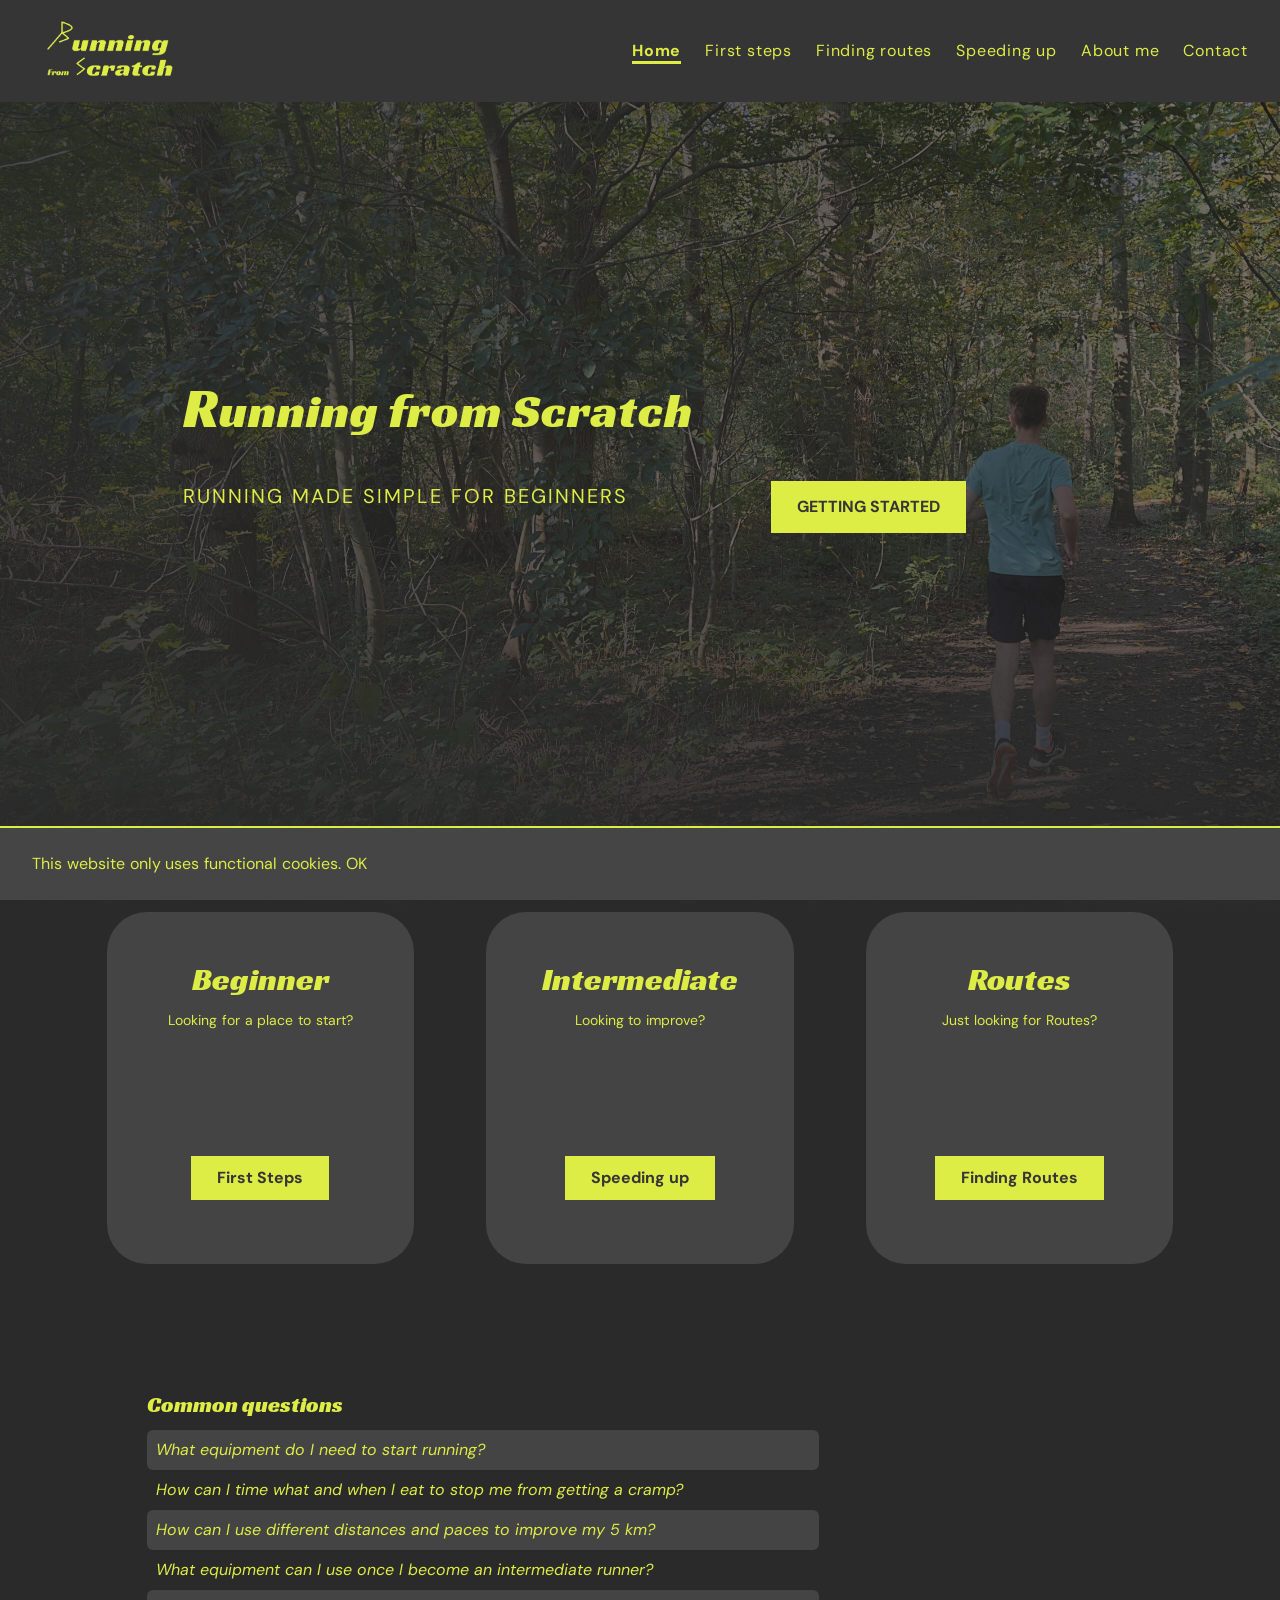
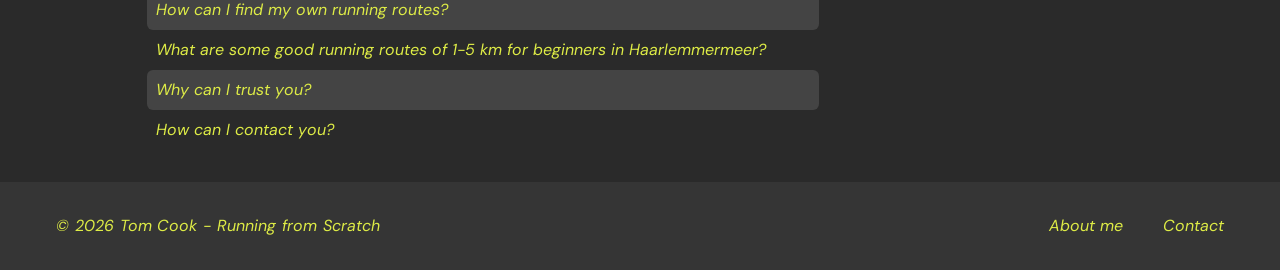
<file: index.html>
<!DOCTYPE html>
<html lang="en">
	<head>
		<meta charset="utf-8">
		<meta name="viewport" content="width=device-width, initial-scale=1">
		<meta name="author" content="Tom Cook">
		<meta name="description" content="How to start running for people who have never run before. How to improve running for intermediates. Running routes haarlemmermeer area">
		<meta name="keywords" content="beginner running, routes, Haarlemmermeer, 5 km, improve">
		<title>Home | Running from Scratch</title>
		<link rel="icon" type="image/png" href="img/logofav.png">
		<link rel="stylesheet" type="text/css" href="css/style.css">
	</head>
	<body>
		<header class="site-header">
			<a class="logo" href="index.html">
				<img src="img/logo.png" alt="Running from Scratch, back to home" title="Home">
			</a>
			<nav>
				<ul>
					<li><a class="active" href="index.html" aria-current="page">Home</a></li>
					<li><a href="firststeps.html">First steps</a></li>
					<li><a href="findingroutes.html">Finding routes</a></li>
					<li><a href="speedingup.html">Speeding up</a></li>
					<li><a href="about.html">About me</a></li>
					<li><a href="contact.html">Contact</a></li>
				</ul>
			</nav>
		</header>
		<main id="main" class="home">
			<section class="hero">
				<h1>Running from Scratch</h1>
				<p class="tagline">Running made simple for beginners</p>
				<a class="button" href="#quickstart">Getting Started</a>
			</section>
			<section id="quickstart" class="quickstart">
				<article>
					<h2>Beginner</h2>
					<p>Looking for a place to start?</p>
					<a class="button" href="firststeps.html">First Steps</a>
				</article>
				<article>
					<h2>Intermediate</h2>
					<p>Looking to improve?</p>
					<a class="button" href="speedingup.html">Speeding up</a>
				</article>
				<article>
					<h2>Routes</h2>
					<p>Just looking for Routes?</p>
					<a class="button" href="findingroutes.html">Finding Routes</a>
				</article>
			</section>
			<section class="questions">
				<h2>Common questions</h2>
				<ul class="question-list">
					<li><a href="firststeps.html">What equipment do I need to start running?</a></li>
					<li><a href="firststeps.html">How can I time what and when I eat to stop me from getting a cramp?</a></li>
					<li><a href="speedingup.html">How can I use different distances and paces to improve my 5 km?</a></li>
					<li><a href="speedingup.html">What equipment can I use once I become an intermediate runner?</a></li>
					<li><a href="findingroutes.html">How can I find my own running routes?</a></li>
					<li><a href="findingroutes.html">What are some good running routes of 1-5 km for beginners in Haarlemmermeer?</a></li>
					<li><a href="about.html">Why can I trust you?</a></li>
					<li><a href="contact.html">How can I contact you?</a></li>
				</ul>
			</section>
		</main>
		<footer class="site-footer">
			<p>&copy; 2026 Tom Cook - Running from Scratch</p>
			<ul>
				<li><a href="about.html">About me</a></li>
				<li><a href="contact.html">Contact</a></li>
			</ul>
		</footer>
    <aside class="cookies" id="cookies">
      <p>This website only uses functional cookies. 
        <a href="#cookies">OK</a>
      </p>
    </aside>
	</body>
</html>
</file>
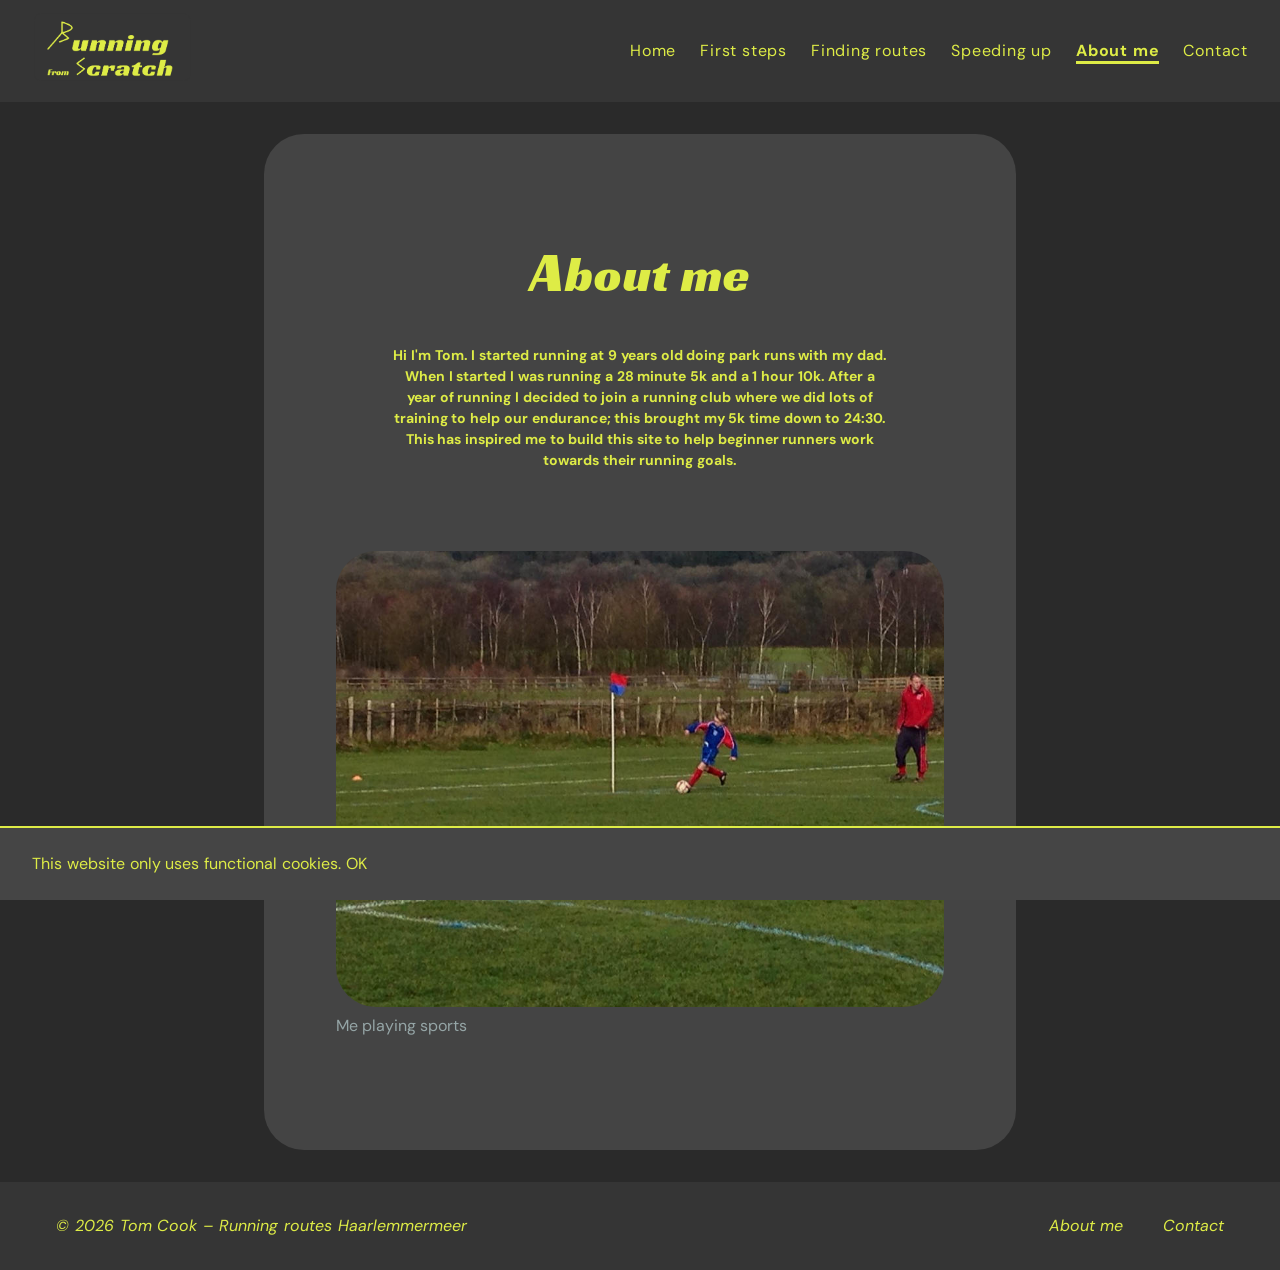
<file: about.html>
<!DOCTYPE html>
<html lang="en">
	<head>
		<meta charset="utf-8">
		<meta name="viewport" content="width=device-width, initial-scale=1">
		<meta name="author" content="Tom Cook">
		<meta name="description" content="Who made this website about beginner running routes, how to start running and how to improve running. What inspired him to make this website.">
		<meta name="keywords" content="running, beginners, routes, Haarlemmermeer, 5 km">
		<title>About me | Running from Scratch</title>
		<link rel="icon" type="image/png" href="img/logofav.png">
		<link rel="stylesheet" type="text/css" href="css/style.css">
	</head>
	<body>
		<header class="site-header">
			<a class="logo" href="index.html">
				<img src="img/logo.png" alt="Running routes Haarlemmermeer, back to home" title="Home">
			</a>
			<nav>
				<ul>
					<li><a href="index.html">Home</a></li>
					<li><a href="firststeps.html">First steps</a></li>
					<li><a href="findingroutes.html">Finding routes</a></li>
					<li><a href="speedingup.html">Speeding up</a></li>
					<li><a class="active" href="about.html" aria-current="page">About me</a></li>
					<li><a href="contact.html">Contact</a></li>
				</ul>
			</nav>
		</header>
		<main id="main" class="detail-about">
			<section>
				<h1>About me</h1>
				<p class="page-intro">Hi I'm Tom. I started running at 9 years old doing park runs with my dad. When I started I was running a 28 minute 5k and a 1 hour 10k. After a year of running I decided to join a running club where we did lots of training to help our endurance; this brought my 5k time down to 24:30. This has inspired me to build this site to help beginner runners work towards their running goals.</p>
				<figure class="portrait">
					<img src="img/portrait.jpg" alt="Author as a child playing sports" title="Tom Cook">
					<figcaption>Me playing sports</figcaption>
				</figure>
			</section>
		</main>
		<footer class="site-footer">
			<p>&copy; 2026 Tom Cook &ndash; Running routes Haarlemmermeer</p>
			<ul>
				<li><a href="about.html">About me</a></li>
				<li><a href="contact.html">Contact</a></li>
			</ul>
		</footer>
		<aside class="cookies" id="cookies">
			<p>This website only uses functional cookies. 
				<a href="#cookies">OK</a>
			</p>
		</aside>
	</body>
</html>
</file>
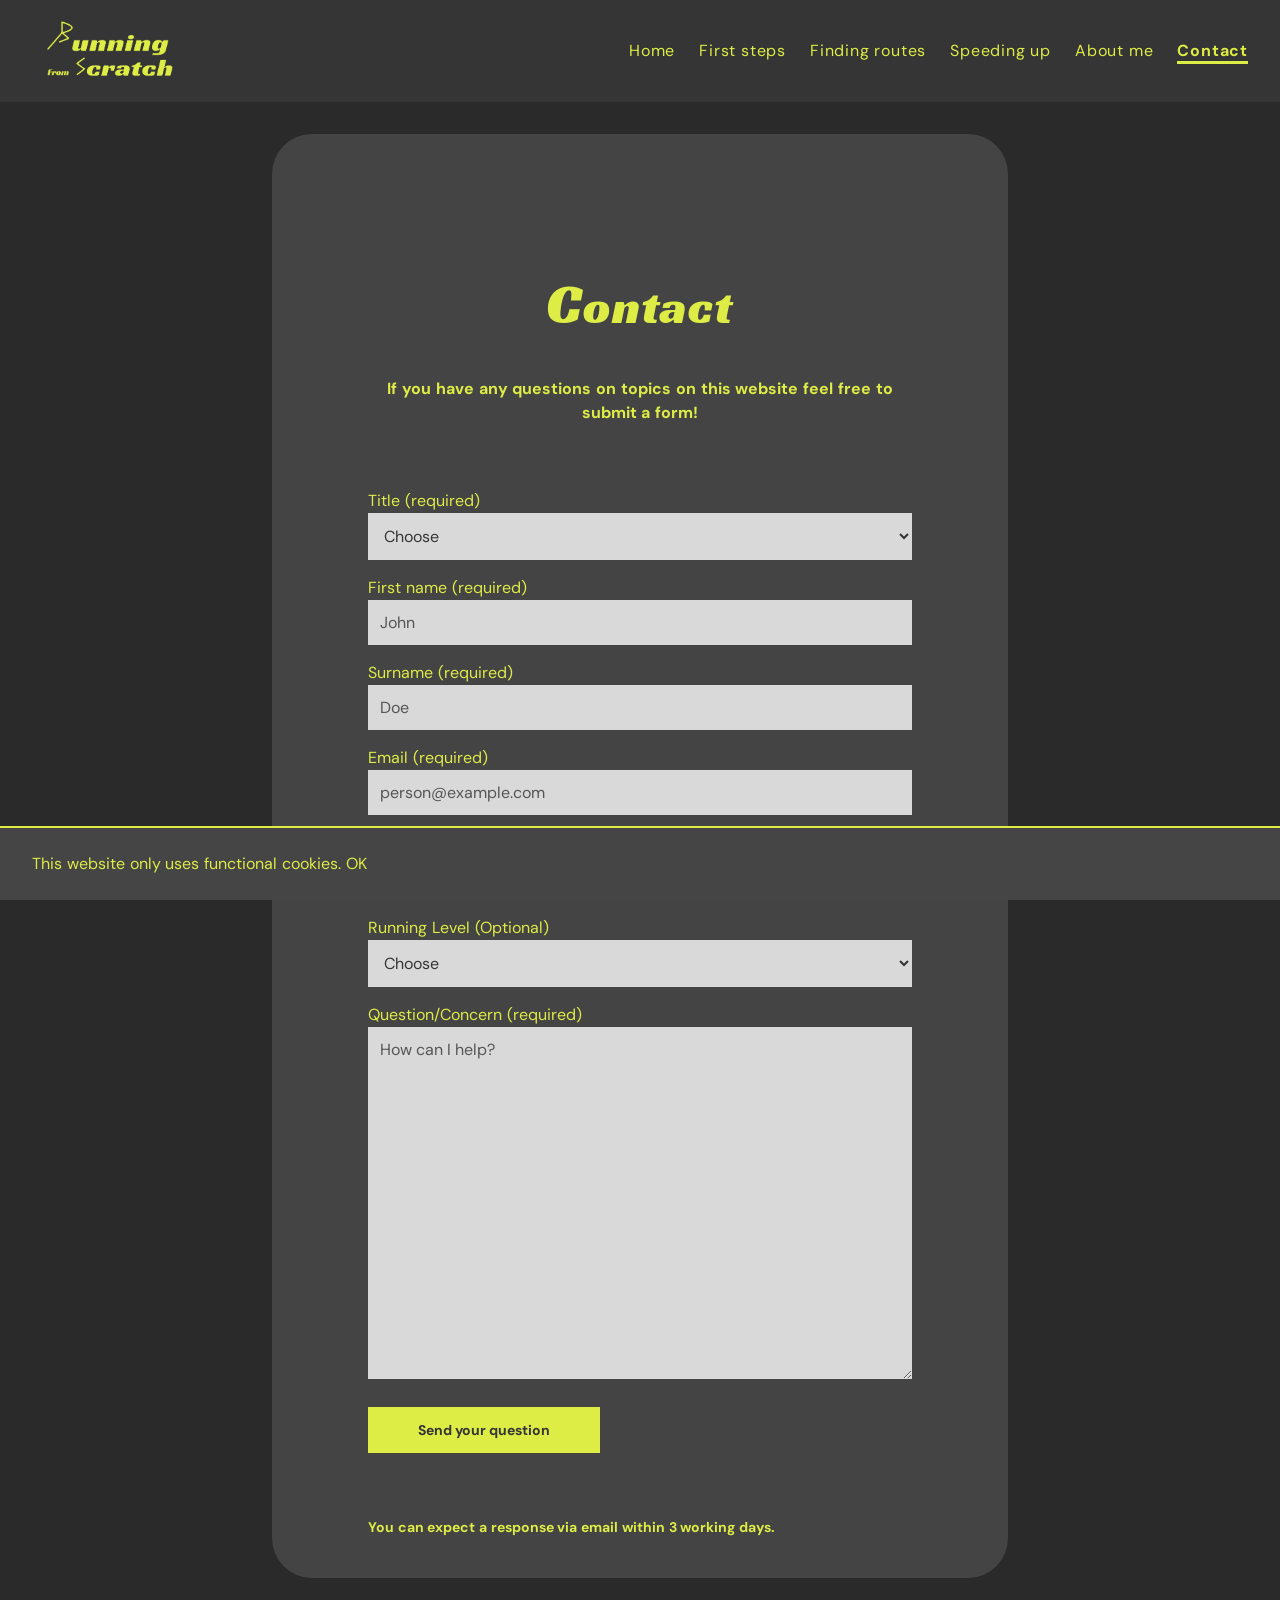
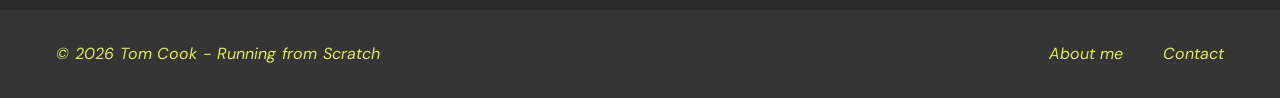
<file: contact.html>
<!DOCTYPE html>
<html lang="en">
	<head>
		<meta charset="utf-8">
		<meta name="viewport" content="width=device-width, initial-scale=1">
		<meta name="author" content="Tom Cook">
		<meta name="description" content="Send a message about the running routes, for example when a route has changed.">
		<meta name="keywords" content="running, beginners, routes, Haarlemmermeer, 5 km">
		<title>Contact | Running from Scratch</title>
		<link rel="icon" type="image/png" href="img/logofav.png">
		<link rel="stylesheet" type="text/css" href="css/style.css">
</head>
<body>
	<header class="site-header">
		<a class="logo" href="index.html">
			<img src="img/logo.png" alt="Running from Scratch, back to home" title="Home">
		</a>
		<nav>
			<ul>
				<li><a href="index.html">Home</a></li>
				<li><a href="firststeps.html">First steps</a></li>
				<li><a href="findingroutes.html">Finding routes</a></li>
				<li><a href="speedingup.html">Speeding up</a></li>
				<li><a href="about.html">About me</a></li>
				<li><a class="active" href="contact.html" aria-current="page">Contact</a></li>
			</ul>
		</nav>
	</header>
		<main id="main" class="detail">
			<section class="contact">
				<h1>Contact</h1>
				<p class="intro">If you have any questions on topics on this website feel free to submit a form!</p>
				<form action="#" method="post">
					<fieldset>
						<legend>Contact</legend>
						<p class="field">
							<label for="title">Title (required)</label>
							<select id="title" name="title" required>
								<option value="">Choose</option>
								<option value="mr">Mr</option>
								<option value="mrs">Mrs</option>
								<option value="other">Other</option>
							</select>
						</p>
						<p class="field">
							<label for="first-name">First name (required)</label>
							<input type="text" id="first-name" name="first-name" placeholder="John" autocomplete="given-name" required>
						</p>
						<p class="field">
							<label for="surname">Surname (required)</label>
							<input type="text" id="surname" name="surname" placeholder="Doe" autocomplete="family-name" required>
						</p>
						<p class="field">
							<label for="email">Email (required)</label>
							<input type="email" id="email" name="email" placeholder="person@example.com" autocomplete="email" required>
						</p>
						<p class="field">
							<label for="phone">Phone number (required)</label>
							<input type="tel" id="phone" name="phone" placeholder="+31 612 345 678" autocomplete="tel" required>
						</p>
						<p class="field">
							<label for="level">Running Level (Optional)</label>
							<select id="level" name="level">
								<option value="">Choose</option>
								<option value="beginner">Beginner</option>
								<option value="intermediate">Intermediate</option>
								<option value="advanced">Advanced</option>
							</select>
						</p>
						<p class="field">
							<label for="question">Question/Concern (required)</label>
							<textarea id="question" name="question" placeholder="How can I help?" required></textarea>
						</p>
						<p>
							<input class="button" type="submit" value="Send your question">
						</p>
						<p class="form-note"><strong>You can expect a response via email within 3 working days.</strong></p>
					</fieldset>
				</form>
			</section>
		</main>
	<footer class="site-footer">
			<p>&copy; 2026 Tom Cook - Running from Scratch</p>
			<ul>
				<li><a href="about.html">About me</a></li>
				<li><a href="contact.html">Contact</a></li>
			</ul>
	</footer>
	<aside class="cookies" id="cookies">
		<p>This website only uses functional cookies. 
			<a href="#cookies">OK</a>
		</p>
	</aside>
</body>
</html>
</file>
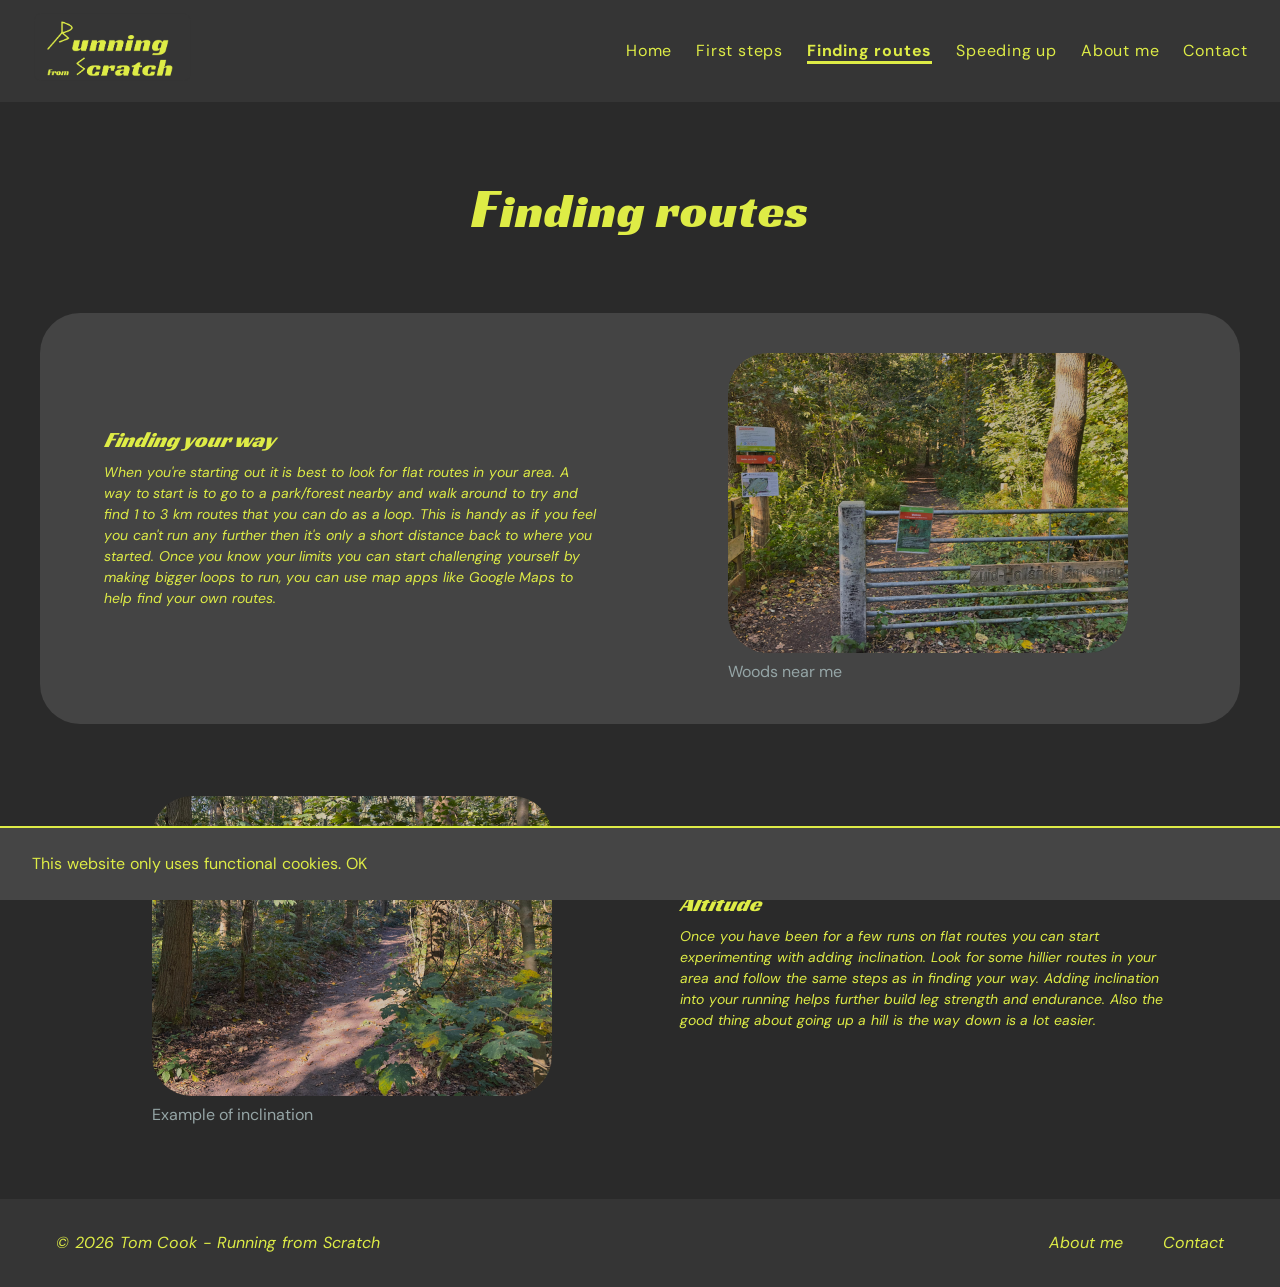
<file: findingroutes.html>
<!DOCTYPE html>
<html lang="en">
	<head>
		<meta charset="utf-8">
		<meta name="viewport" content="width=device-width, initial-scale=1">
		<meta name="author" content="Tom Cook">
		<meta name="description" content="A few examples of running routes for beginners and how to make your own running routes.">
		<meta name="keywords" content="running, beginners, routes, Haarlemmermeer, 5 km">
		<title>Finding routes | Running routes Haarlemmermeer</title>
		<link rel="icon" type="image/png" href="img/logofav.png">
		<link rel="stylesheet" type="text/css" href="css/style.css">
	</head>
	<body>
		<header class="site-header">
			<a class="logo" href="index.html">
				<img src="img/logo.png" alt="Running from Scratch, back to home" title="Home">
			</a>
			<nav>
				<ul>
					<li><a href="index.html">Home</a></li>
					<li><a href="firststeps.html">First steps</a></li>
					<li><a class="active" href="findingroutes.html" aria-current="page">Finding routes</a></li>
					<li><a href="speedingup.html">Speeding up</a></li>
					<li><a href="about.html">About me</a></li>
					<li><a href="contact.html">Contact</a></li>
				</ul>
			</nav>
		</header>
		<main class="detail">
			<section>
				<h1>Finding routes</h1>
				<p class="page-intro"></p>
			</section>
			<section class="detail-zigzag">
				<article>
					<figure>
						<img src="img/routeinlisse.jpg" alt="Woods. Example of nice place to run" title="Woody route in Lisse">
						<figcaption>Woods near me</figcaption>
					</figure>
					<section class="text">
						<h2>Finding your way</h2>
						<p>When you're starting out it is best to look for flat routes in your area. A way to start is to go to a park/forest nearby and walk around to try and find 1 to 3 km routes that you can do as a loop. This is handy as if you feel you can't run any further then it's only a short distance back to where you started. Once you know your limits you can start challenging yourself by making bigger loops to run, you can use map apps like Google Maps to help find your own routes.</p>
					</section>
				</article>
				<article>
					<figure>
						<img src="img/inclination.jpg" alt="Inclination example" title="Inclination in lisse">
						<figcaption>Example of inclination</figcaption>
					</figure>
					<section class="text">
						<h2>Altitude</h2>
						<p>Once you have been for a few runs on flat routes you can start experimenting with adding inclination. Look for some hillier routes in your area and follow the same steps as in finding your way. Adding inclination into your running helps further build leg strength and endurance. Also the good thing about going up a hill is the way down is a lot easier.</p>
					</section>
				</article>
			</section>
		</main>
		<footer class="site-footer">
			<p>&copy; 2026 Tom Cook - Running from Scratch</p>
			<ul>
				<li><a href="about.html">About me</a></li>
				<li><a href="contact.html">Contact</a></li>
			</ul>
		</footer>
		<aside class="cookies" id="cookies">
			<p>This website only uses functional cookies. 
        		<a href="#cookies">OK</a>
    		</p>
		</aside>
	</body>
</html>
</file>
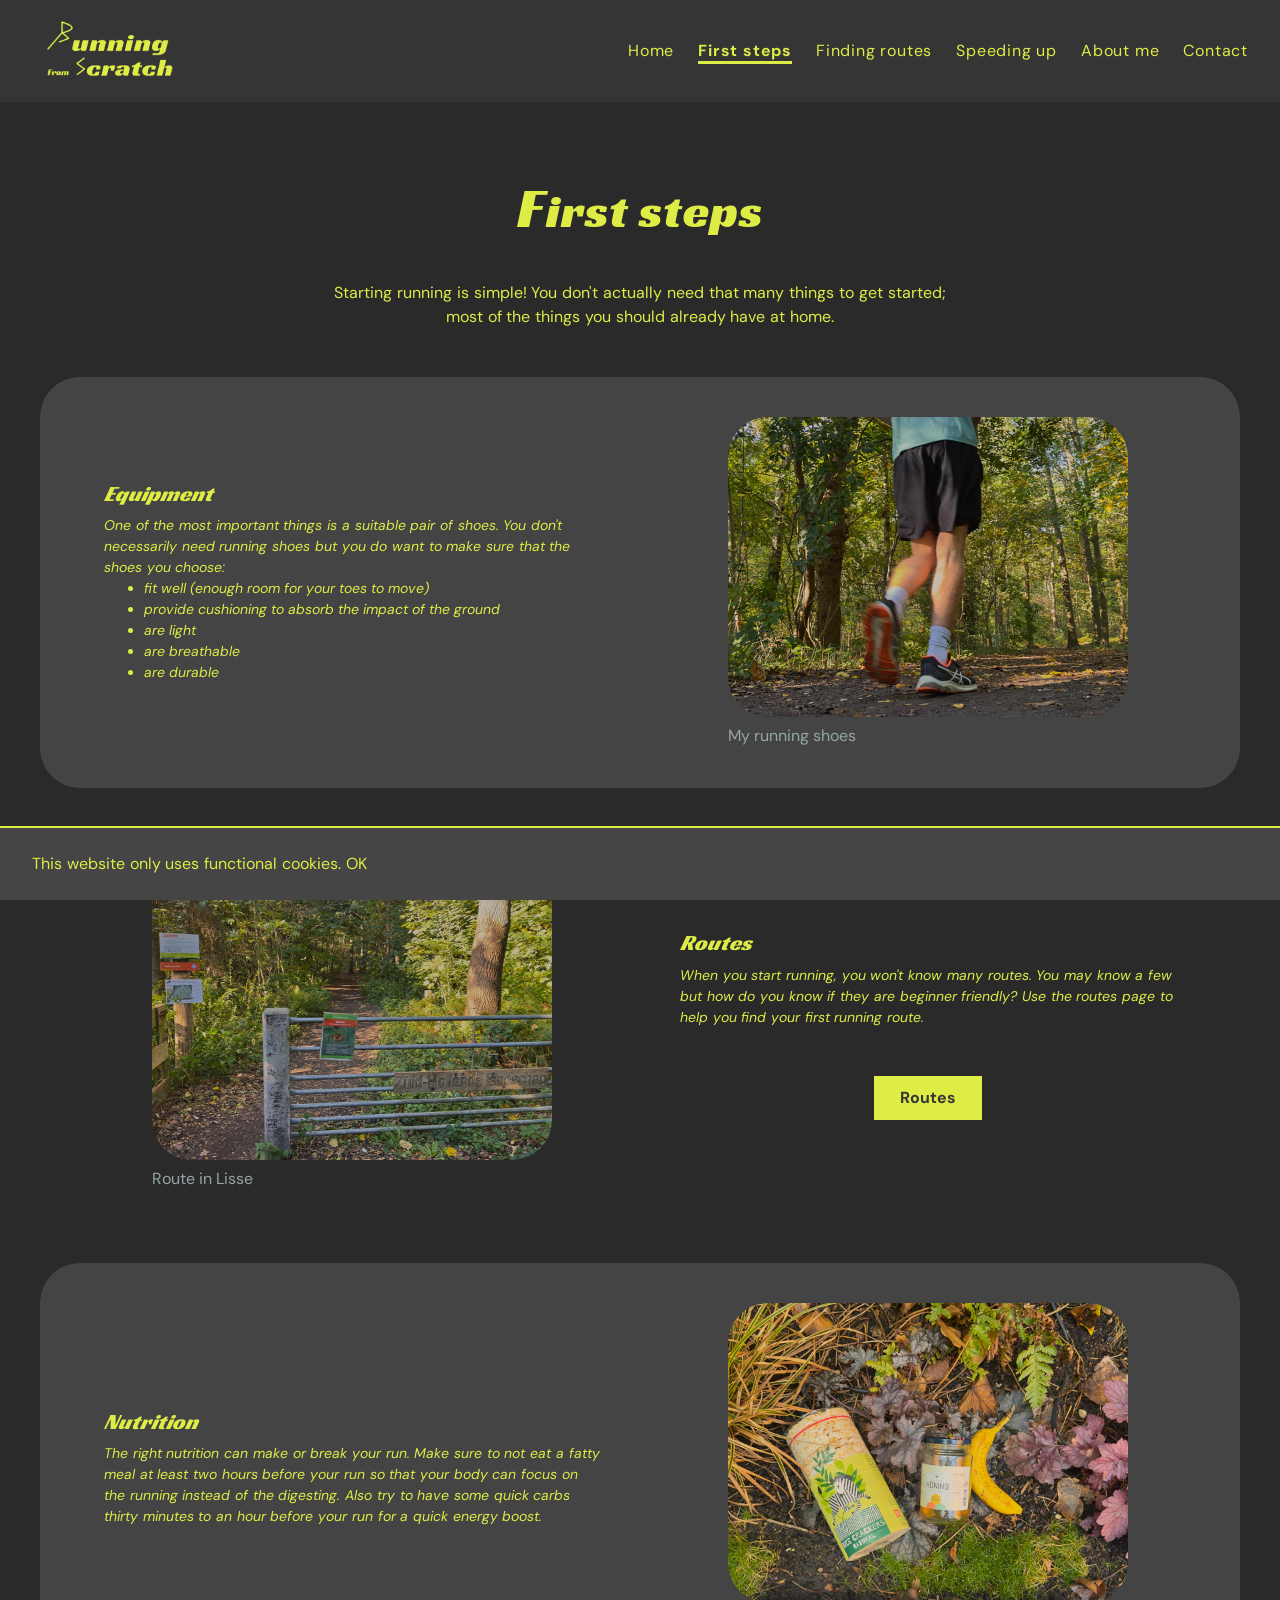
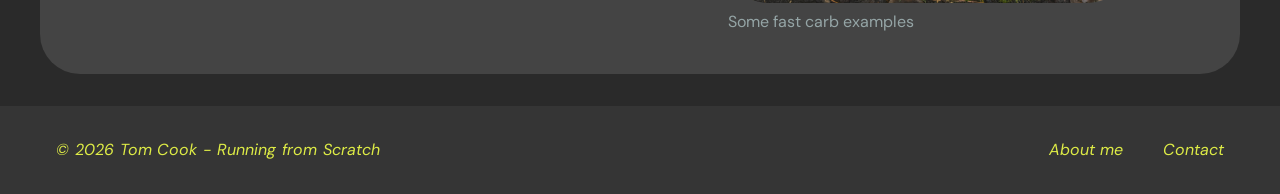
<file: firststeps.html>
<!DOCTYPE html>
<html lang="en">
	<head>
		<meta charset="utf-8">
		<meta name="viewport" content="width=device-width, initial-scale=1">
		<meta name="author" content="Tom Cook">
		<meta name="description" content="The page for beginners to learn how to get started with running. It starts with equipment then simple nutrition and then a quick link too routes.">
		<meta name="keywords" content="running, beginners, routes, Haarlemmermeer, 5 km">
		<title>First steps | Running from Scratch</title>
		<link rel="icon" type="image/png" href="img/logofav.png">
		<link rel="stylesheet" type="text/css" href="css/style.css">
	</head>
	<body>
		<header class="site-header">
			<a class="logo" href="index.html">
				<img src="img/logo.png" alt="Running from Scratch, back to home" title="Home">
			</a>
			<nav>
				<ul>
					<li><a href="index.html">Home</a></li>
					<li><a class="active" href="firststeps.html" aria-current="page">First steps</a></li>
					<li><a href="findingroutes.html">Finding routes</a></li>
					<li><a href="speedingup.html">Speeding up</a></li>
					<li><a href="about.html">About me</a></li>
					<li><a href="contact.html">Contact</a></li>
				</ul>
			</nav>
		</header>
		<main class="detail">
			<section>
				<h1>First steps</h1>
				<p class="page-intro">Starting running is simple! You don't actually need that many things to get started; most of the things you should already have at home.</p>
			</section>
			<section class="detail-zigzag">
				<article>
					<figure>
						<img src="img/fsequipment.jpg" alt="author running, showing shoes as example" title="Running shoes">
						<figcaption>My running shoes</figcaption>
					</figure>
					<section class="text">
						<h2>Equipment</h2>
						<p>One of the most important things is a suitable pair of shoes. You don't necessarily need <em>running shoes</em> but you do want to make sure that the shoes you choose:</p>
						<ul>
							<li>fit well (enough room for your toes to move)</li>
							<li>provide cushioning to absorb the impact of the ground</li>
							<li>are light</li>
							<li>are breathable</li>
							<li>are durable</li>
						</ul>
					</section>
				</article>
				<article>
					<figure>
						<img src="img/routeinlisse.jpg" alt="Woods. Example of nice place to run" title="Woody route in Lisse">
						<figcaption>Route in Lisse</figcaption>
					</figure>
					<section class="text">
						<h2>Routes</h2>
						<p>When you start running, you won't know many routes. You may know a few but how do you know if they are beginner friendly? Use the routes page to help you find your first running route.</p>
						<a class="button" href="findingroutes.html">Routes</a>
					</section>
				</article>
				<article>
					<figure>
						<img src="img/nutrition.jpg" alt="Picture of fast carbs" title="Some fast carbs">
						<figcaption>Some fast carb examples</figcaption>
					</figure>
					<section class="text">
						<h2>Nutrition</h2>
						<p>The right nutrition can make or break your run. Make sure to not eat a fatty meal at least two hours before your run so that your body can focus on the running instead of the digesting. Also try to have some quick carbs thirty minutes to an hour before your run for a quick energy boost.</p>
					</section>
				</article>
			</section>
		</main>
		<footer class="site-footer">
			<p>&copy; 2026 Tom Cook - Running from Scratch</p>
			<ul>
				<li><a href="about.html">About me</a></li>
				<li><a href="contact.html">Contact</a></li>
			</ul>
		</footer>
		<aside class="cookies" id="cookies">
			<p>This website only uses functional cookies. 
        		<a href="#cookies">OK</a>
      		</p>
		</aside>
	</body>
</html>
</file>
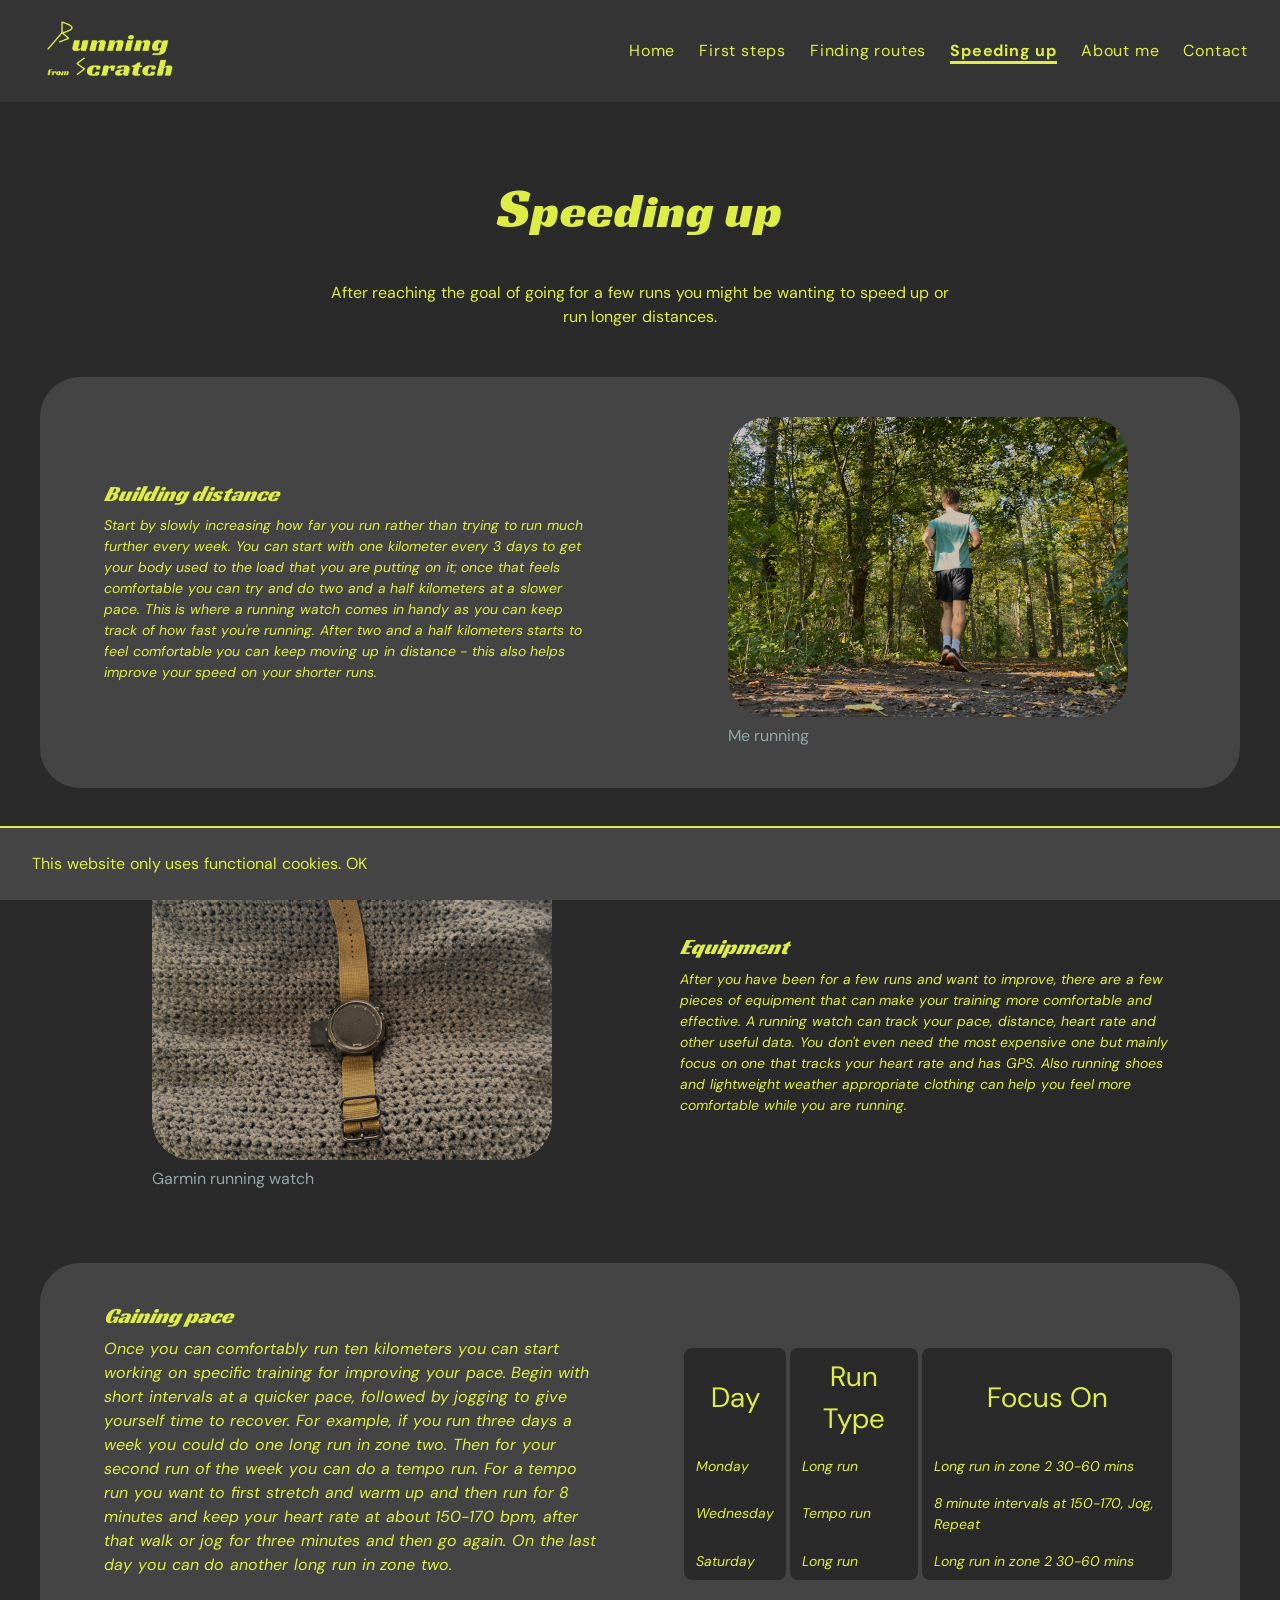
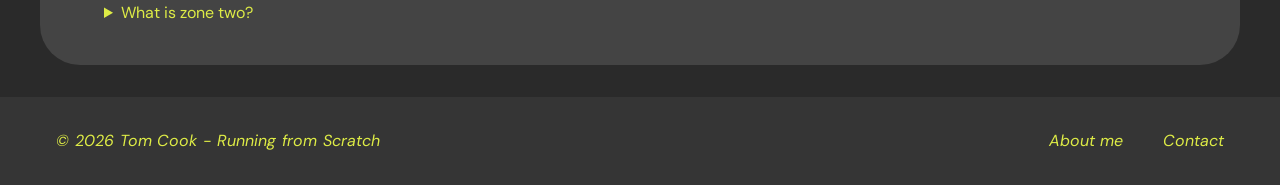
<file: speedingup.html>
<!DOCTYPE html>
<html lang="en">
	<head>
		<meta charset="utf-8">
		<meta name="viewport" content="width=device-width, initial-scale=1">
		<meta name="author" content="Tom Cook">
		<meta name="description" content="Tips for runners that want to improve or have a goal. Covers equipment, how to build distance and also how to make training schedules and an example of one">
		<meta name="keywords" content="running, intermediates, tips, equipment, nutrition">
		<title>Speeding up | Running from Scratch</title>
		<link rel="icon" type="image/png" href="img/logofav.png">
		<link rel="stylesheet" type="text/css" href="css/style.css">
	</head>
	<body>
		<header class="site-header">
			<a class="logo" href="index.html">
				<img src="img/logo.png" alt="Running from Scratch, back to home" title="Home">
			</a>
			<nav>
				<ul>
					<li><a href="index.html">Home</a></li>
					<li><a href="firststeps.html">First steps</a></li>
					<li><a href="findingroutes.html">Finding routes</a></li>
					<li><a class="active" href="speedingup.html" aria-current="page">Speeding up</a></li>
					<li><a href="about.html">About me</a></li>
					<li><a href="contact.html">Contact</a></li>
				</ul>
			</nav>
		</header>
		<main class="detail">
			<section>
				<h1>Speeding up</h1>
				<p class="page-intro">After reaching the goal of going for a few runs you might be wanting to speed up or run longer distances.</p>
			</section>
			<section class="detail-zigzag">
				<article>
					<figure>
						<img src="img/buildingdistance.jpg" alt="picture of author running" title="author running in woods">
						<figcaption>Me running</figcaption>
					</figure>
					<section class="text">
						<h2>Building distance</h2>
						<p>Start by slowly increasing how far you run rather than trying to run much further every week. You can start with one kilometer every 3 days to get your body used to the load that you are putting on it; once that feels comfortable you can try and do two and a half kilometers at a slower pace. This is where a running watch comes in handy as you can keep track of how fast you're running. After two and a half kilometers starts to feel comfortable you can keep moving up in distance - this also helps improve your speed on your shorter runs.</p>
					</section>
				</article>
				<article>
					<figure>
						<img src="img/Equipment2.jpg" alt="picture of running watch" title="example of a running watch">
						<figcaption>Garmin running watch</figcaption>
					</figure>
					<section class="text">
						<h2>Equipment</h2>
						<p>After you have been for a few runs and want to improve, there are a few pieces of equipment that can make your training more comfortable and effective. A running watch can track your pace, distance, heart rate and other useful data. You don't even need the most expensive one but mainly focus on one that tracks your heart rate and has GPS. Also running shoes and lightweight weather appropriate clothing can help you feel more comfortable while you are running.</p>
					</section>
				</article>
			</section>
			<section class="pace">
				<article>
					<section class="text">
				<h2>Gaining pace</h2>
				<p>Once you can comfortably run ten kilometers you can start working on specific training for improving your pace. Begin with short intervals at a quicker pace, followed by jogging to give yourself time to recover. For example, if you run three days a week you could do one long run in zone two. Then for your second run of the week you can do a tempo run. For a tempo run you want to first stretch and warm up and then run for 8 minutes and keep your heart rate at about 150-170 bpm, after that walk or jog for three minutes and then go again. On the last day you can do another long run in zone two.</p>
				<details>
					<summary>What is zone two?</summary>
					<p>Zone two is 65-75% of your maximum heart rate. A guesstimate of your maximum heart rate is 220 minus your age.</p>
				</details>
			</section>
			<table class="schedule">
				<thead>
					<tr>
						<th>Day</th>
						<th>Run Type</th>
						<th>Focus On</th>
					</tr>
				</thead>
				<tbody>
					<tr>
						<td>Monday</td>
						<td>Long run</td>
						<td>Long run in zone 2 30-60 mins</td>
					</tr>
					<tr>
						<td>Wednesday</td>
						<td>Tempo run</td>
						<td>8 minute intervals at 150-170, Jog, Repeat</td>
					</tr>
					<tr>
						<td>Saturday</td>
						<td>Long run</td>
						<td>Long run in zone 2 30-60 mins</td>
					</tr>
						</tbody>
					</table>
				</article>
			</section>
		</main>
		<footer class="site-footer">
			<p>&copy; 2026 Tom Cook - Running from Scratch</p>
			<ul>
				<li><a href="about.html">About me</a></li>
				<li><a href="contact.html">Contact</a></li>
			</ul>
		</footer>
		<aside class="cookies" id="cookies">
			<p>This website only uses functional cookies. 
				<a href="#cookies">OK</a>
			</p>
		</aside>
	</body>
</html>
</file>
<file: css/style.css>
@import url("https://fonts.googleapis.com/css2?family=DM+Sans:wght@400;700&family=Racing+Sans+One&display=swap");

*{
    font-family: "DM Sans", Arial, sans-serif;
}

body{
	display: grid;
	grid-template-rows: auto 1fr auto;
	min-height: 100vh;
	margin: 0;
	font-size: 1rem;
	line-height: 1.5;
	color: #deec46;
	background-color: #2a2a2a;
}

h1, h2, h3{
	font-family: "Racing Sans One", Arial, sans-serif; 
	font-weight: 400; 
	line-height: 1.2;
	color: #deec46; 
}


h1{
    font-size: 3rem;
	letter-spacing: 0.02em;
}

h1::first-letter{
	font-size: 3.5rem;
}

h2{
    font-size: 2rem;
}
h3{
    font-size: 1.5rem;
	text-indent: 0.1rem;
}

p{
    max-width: 40rem; 
	word-spacing: 0.05em;
}

a{
    color: #deec46;
    text-decoration: none;
}

img {
	max-width: 100%;
	height: auto;
	float: none;
}

a:active, a:focus {
    border: #e93c0c;
    border-style: solid;
}

figcaption{
	color: #95a5a6;
}



.site-header{
	position: relative;
	display: flex;
	align-items: center;
	justify-content: space-between;
	padding: 0.75rem 2rem;
	background-color: #353535; 
}

.logo img{
	width: 10rem;
}

/* nav bar */

nav ul{
	display: flex;
	gap: 1.5rem;
	margin: 0;
	padding: 0;
	list-style: none;
}

nav > ul > li > a {
	color: #deec46;
	text-decoration: none;
	letter-spacing: 0.05em;
}


nav a.active {
	font-weight: 700;
	border-bottom-color: #deec46;
	border-bottom-style: solid;
	border-bottom-width: 0.2rem;
    background-color: #353535;
}

main {
	display: grid;
	grid-template-columns: 1fr;
	gap: 2rem;
	align-content: start;
	padding: 2rem;
    max-width: 85rem; 
    margin: 0 auto;
}

.button {
	display: inline-block;
	padding: 0.5rem 1.5rem;
	font-size: 1rem;
	color: #353535;
	background-color: #deec46;
	text-decoration: none;
	font-weight: 700;
	border-color: transparent;
	border-style: solid;
	border-width: 0.125rem;
}

.button:hover {
	color: #deec46; 
	background-color: #353535;
	border-color: #deec46;
}

/* home page */

main.home {
	grid-template-columns: 1fr 10fr 1fr;
	gap: 2rem 0;
	width: 100%; 
	max-width: none;
	margin: 0;
	padding: 0 0 2rem;
}

main.home > section {
	grid-column: 2;
}

main.home > .hero {
	grid-column: 1 / -1; 
	display: grid;
	grid-template-columns: 2fr 5fr 5fr 2fr;
    grid-template-rows: 1fr auto auto 1fr;
	align-content: center;
	justify-items: start;
	min-height: 90vh;
	background-color: #2a2a2a;
	background-image: linear-gradient(to bottom, rgba(42, 42, 42, 0) 55%, #2a2a2a 100%), linear-gradient(to right, rgba(42, 42, 42, 0.85), rgba(42, 42, 42, 0.6)), url("../img/hero.jpg");
	background-size: cover;
}

.hero > h1{
	grid-column: 2 / 4;
	grid-row: 1;
    align-self: end;
	margin: 0 0 2.5rem;
}

.hero .tagline {
	grid-column: 2;
	grid-row: 3;
	margin: 0;
}

.hero .button {
	grid-column: 3;
	grid-row: 3;
	justify-self: center;
	align-self: end;
	padding: 0.75rem 1.5rem;
	font-size: 1rem;
	text-transform: uppercase;
}

.tagline {
	font-size: 1.25rem;
	letter-spacing: 0.1em;
	text-transform: uppercase;
}

.quickstart {
	display: grid;
	gap: 4.5rem;
	margin-top: -2rem;
}

.quickstart > article {
	display: flex;
	flex-direction: column;
	align-items: center;
	min-height: 15rem;
	padding: 3rem 1.5rem 4rem;
	text-align: center;
	background-color: #444444;
	border-radius: 2.5rem;
}

.quickstart h2 {
	margin: 0 0 0.75rem;
}

.quickstart p {
	margin: 0;
	font-size: 0.875rem;
}

.quickstart .button {
	margin-top: auto;
}

.questions {
	margin-top: 6rem;
	padding-left: 2.5rem;
}

.questions > h2 {
	margin: 0 0 0.75rem;
	font-size: 1.375rem;
}

.question-list {
	max-width: 42rem;
	margin: 0;
	padding: 0;
	list-style: none;
}

.question-list > li > a {
	display: block;
	padding: 0.5rem 0.6rem;
	font-style: italic;
	border-radius: 0.375rem;
}

.question-list > li:nth-child(odd) > a {
	background-color: #444444;
}

.question-list a:hover {
	text-decoration: underline;
}

/* detail pages styles */

.detail {
	max-width: 75rem;
}

.detail h1, .detail .page-intro {
	text-align: center;
}

.detail .page-intro {
	margin-left: auto;
	margin-right: auto;
}

.detail-zigzag {
	display: grid;
	gap: 2rem;
}

.detail-zigzag > article {
	display: grid;
	grid-template-columns: 1fr 1fr;
	grid-template-areas: "image text";
	align-items: center;
	gap: 5rem;
	padding: 2.5rem 4rem;
}

.detail-zigzag > article:nth-child(odd) {
	grid-template-columns: 1fr 1fr;
	grid-template-areas: "text image";
	background-color: #444444;
	border-radius: 2.5rem;
}

.detail-zigzag figure {
	grid-area: image;
	justify-self: center;
	margin: 0;
}

.detail-zigzag .text {
	grid-area: text;
	display: flex;
	flex-direction: column;
	align-items: flex-start;
}

.detail-zigzag .text h2 {
	margin: 0 0 0.5rem;
	font-size: 1.375rem;
	font-style: italic;
}

.detail-zigzag .text p,
.detail-zigzag .text ul {
	margin: 0;
	font-size: 0.875rem;
	font-style: italic;
}

.detail-zigzag .text .button{
	align-self: center;
	margin-top: 3rem;
}

.detail-zigzag > article > figure > img{
	width: 25em;
	border-radius: 2.5rem;
}

.detail-about section {
    display: flex;
    flex-direction: column;
    align-items: center;
    justify-items: center;
	padding: 4rem 2rem 6rem;
	background-color: #444444;
	border-radius: 2.5rem;
}

.detail-about .page-intro{
    text-align: center;
	max-width: 31rem;
	margin: 0 0 4rem;
	font-size: 0.875rem;
	font-weight: 700;
}

main.detail-about{
	max-width: 60rem;
}

.portrait img{
    width: 38rem;
	border-radius: 2.5rem;
}

/* running schedule table */

.pace > article {
	display: grid;
	grid-template-columns: 1fr 1fr;
	align-items: center;
	gap: 5rem;
	padding: 2.5rem 4rem;
	background-color: #444444;
	border-radius: 2.5rem;
}

.pace .text h2 {
	margin: 0 0 0.5rem;
	font-size: 1.375rem;
	font-style: italic;
}

.pace .text p {
	margin: 0;
	font-style: italic;
}

.pace summary {
	margin-top: 1.5rem;
	cursor: pointer;
}

.schedule {
	border-collapse: separate;
	border-spacing: 0.25rem 0;
}

.schedule th,
.schedule td {
	padding: 0.5rem 0.75rem;
	text-align: left;
	background-color: #2a2a2a;
}

.schedule th {
	font-size: 1.75rem;
	font-weight: 400;
	text-align: center;
	border-radius: 0.5rem 0.5rem 0 0;
}

.schedule td {
	font-size: 0.875rem;
	font-style: italic;
}

.schedule tbody > tr:last-child > td {
	border-radius: 0 0 0.5rem 0.5rem;
}

/* Contact form */

.contact {
	justify-self: center;
	box-sizing: border-box;
	width: 100%;
	max-width: 60rem;
	padding: 6rem 6rem 2.5rem;
	background-color: #444444;
	border-radius: 2.5rem;
}

.contact .intro {
	max-width: 34rem;
	margin: 0 auto 4rem;
	font-weight: 700;
	text-align: center;
}

.contact fieldset {
	margin: 0;
	padding: 0;
	border-style: none;
}

.contact legend {
	position: absolute;
	width: 1px;
	height: 1px;
	overflow: hidden;
	clip-path: inset(50%);
}

.contact .field {
	max-width: none;
	margin: 0 0 1rem;
}

.contact label {
	display: block;
}

.field input,
.field select,
.field textarea {
	display: block;
	box-sizing: border-box;
	width: 100%;
	padding: 0.75rem;
	font-size: 1rem;
	color: #353535;
	background-color: #d9d9d9;
	border-style: none;
}

.field input::placeholder,
.field textarea::placeholder {
	color: #555555;
}

.field textarea {
	min-height: 22rem;
	resize: vertical;
}

.contact .button {
	margin-top: 0.75rem;
	padding: 0.75rem 3rem;
	font-size: 0.875rem;
	cursor: pointer;
}

.contact .form-note {
	margin: 4rem 0 0;
	font-size: 0.875rem;
}

/* footer and cookies styles */

.site-footer {
	display: flex;
	align-items: center;
	justify-content: space-between; 
	padding: 2rem 3.5rem;
	font-style: italic;
	background-color: #353535; 
}

.site-footer p {
	margin: 0;
}

.site-footer ul {
	display: flex;
	gap: 2.5rem;
	margin: 0;
	padding: 0;
	list-style: none;
}

.cookies{
	position: fixed;
	bottom: 0;
	left: 0;
	right: 0;
	z-index: 9999;
	padding: 0.5rem 2rem;
	background-color: #454545;
	border-top-color: #deec46;
	border-top-style: solid;
	border-top-width: 0.125rem;
}

.cookies:target {
	display: none;
}


/* mobile */

@media (max-width: 768px) {

	body {
		grid-template-columns: minmax(0, 1fr);
	}

	main {
		grid-template-columns: minmax(0, 1fr);
		padding: 1.5rem;
	}

	nav ul{
		font-size: 0.5rem;
		gap: 0.25rem;
	}

	.hero > h1 {
		font-size: 2rem;
	}

    main.home > .hero{
        background-image: linear-gradient(to bottom, rgba(42, 42, 42, 0) 55%, #2a2a2a 100%), linear-gradient(to right, rgba(42, 42, 42, 0.85), rgba(42, 42, 42, 0.6)), url("../img/heromobile.jpg.jpg");
    }

	.hero .tagline, .hero .button {
		grid-column: 2 / 4;
	}

	.hero .button {
		grid-row: 4;
		justify-self: start;
		align-self: start;
		margin-top: 1.5rem;
	}

	.quickstart {
		gap: 2rem;
		grid-template-columns: 1fr;
	}

	.detail-zigzag > article,
	.detail-zigzag > article:nth-child(odd) {
		grid-template-areas: "image" "text";
		gap: 1.5rem;
		padding: 1.5rem;
	}

	.detail-zigzag > article,
	.detail-zigzag > article:nth-child(odd),
	.pace > article {
		grid-template-columns: minmax(0, 1fr);
	}

	.detail-zigzag .text {
		align-items: center;
		text-align: center;
	}

	.questions {
		margin-top: 2rem;
		padding-left: 0;
	}

	.pace .text,
	.site-footer {
		text-align: center;
	}

	.site-footer {
		flex-direction: column;
		gap: 1rem;
		padding: 2rem;
	}

	.pace > article {
		gap: 2rem;
		padding: 1.5rem 1rem;
	}

	.detail-about section {
		padding: 2rem 1.5rem;
	}

	.schedule {
		width: 100%;
	}

	.schedule th {
		font-size: 1.25rem;
		padding: 0.5rem 0.4rem;
	}

	.schedule td {
		padding: 0.5rem 0.4rem;
	}

	.schedule td {
		font-size: 0.75rem;
	}
}

@media (min-width: 769px) {
	.quickstart {
		grid-template-columns: 1fr 1fr 1fr;
	}

	.detail-zigzag > article {
		grid-template-columns: 1fr 1fr;
	}

	.pace > article {
		grid-template-columns: 1fr 1fr;
	}

	nav a:hover {
		text-decoration: underline;
	}
}
</file>
